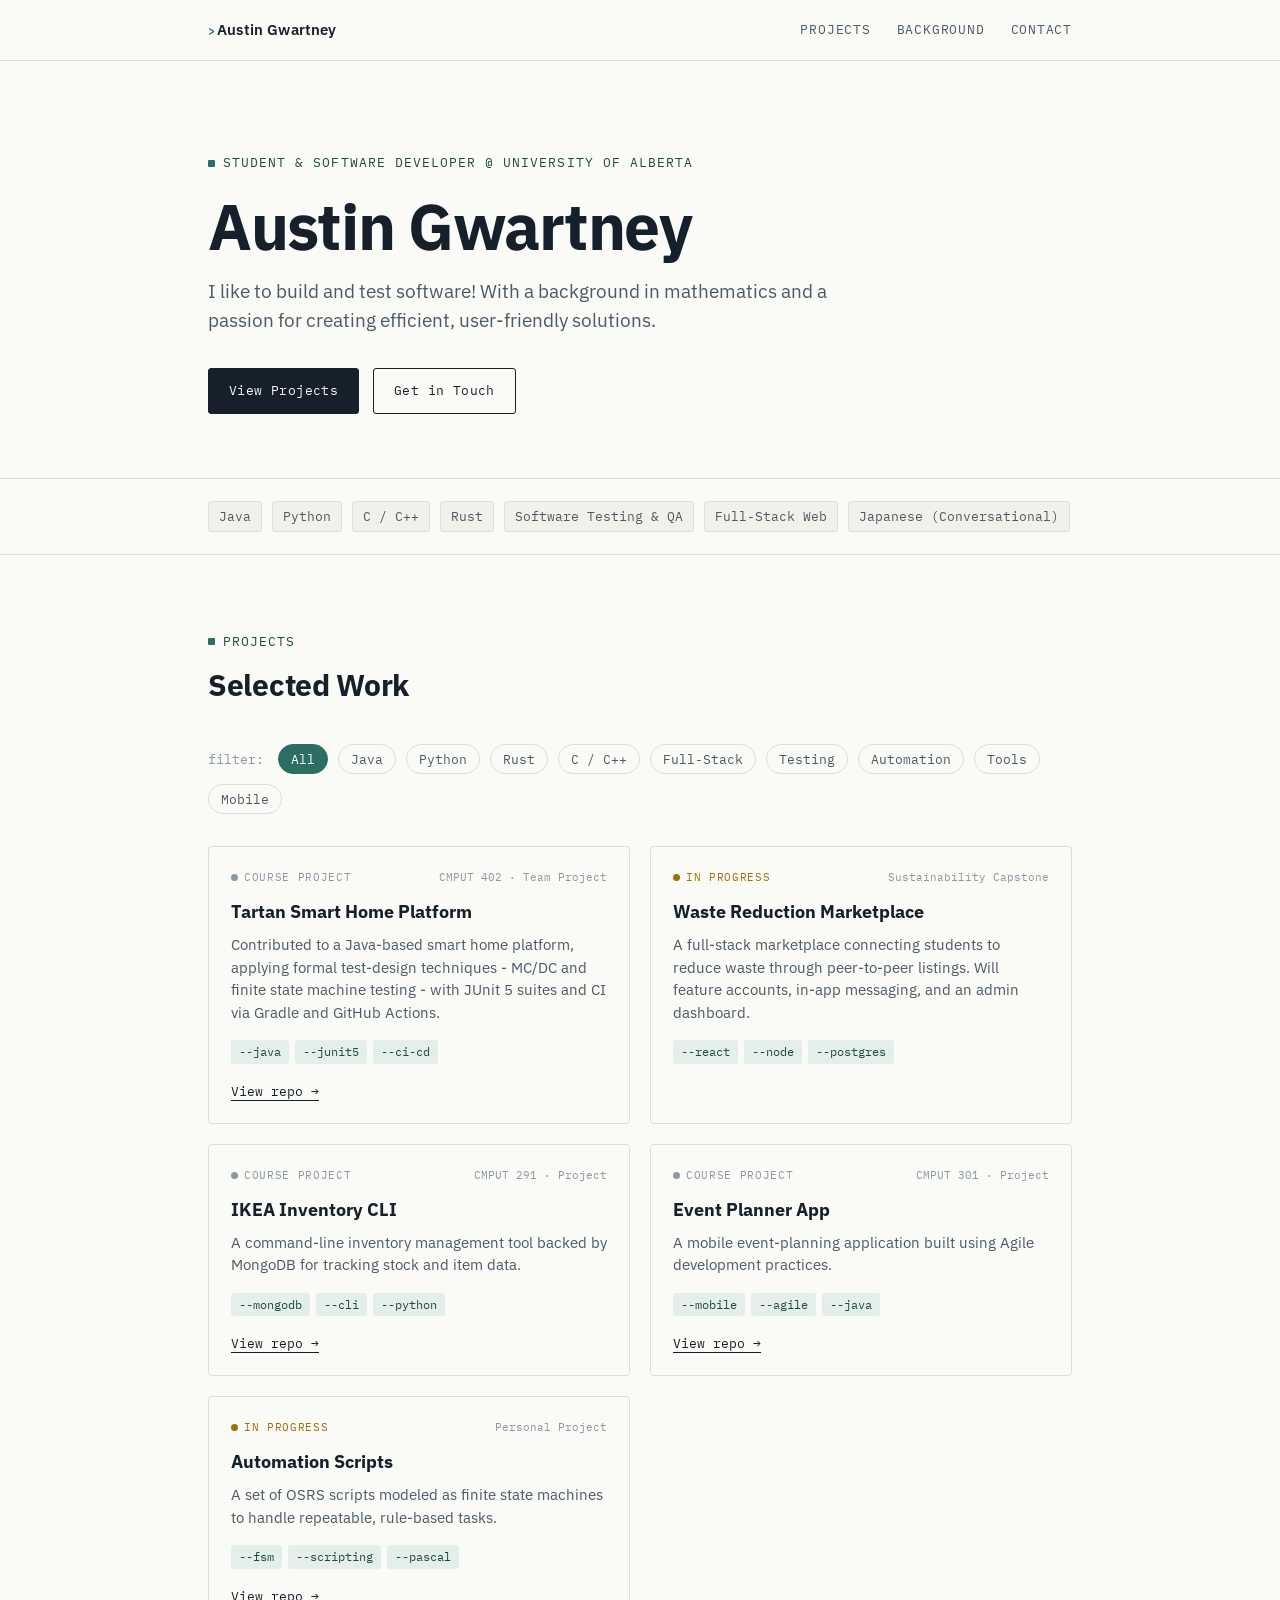
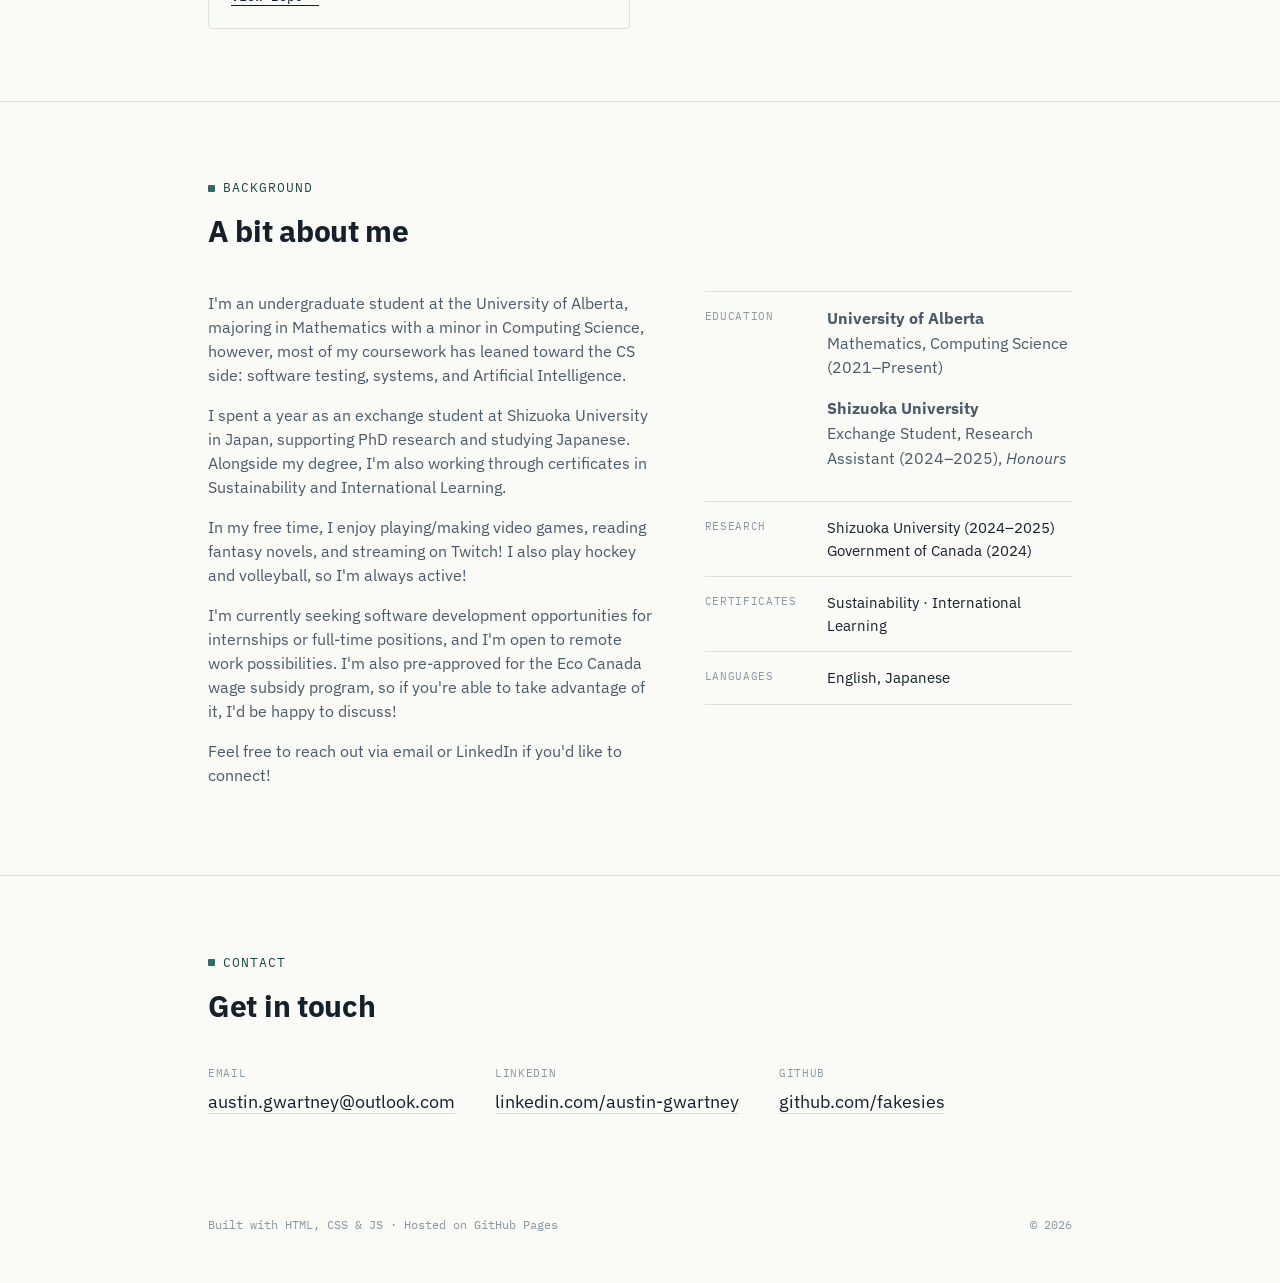
<file: index.html>
<!DOCTYPE html>
<html lang="en">
<head>
<meta charset="UTF-8">
<meta name="viewport" content="width=device-width, initial-scale=1.0">
<title>Austin Gwartney - Software Developer</title>
<meta name="description" content="Portfolio of Austin Gwartney; Student & Software Developer at the University of Alberta.">
<link rel="preconnect" href="https://fonts.googleapis.com">
<link rel="preconnect" href="https://fonts.gstatic.com" crossorigin>
<link href="https://fonts.googleapis.com/css2?family=IBM+Plex+Mono:wght@400;500;600&family=IBM+Plex+Sans:wght@400;500;600;700&display=swap" rel="stylesheet">
<style>
  :root {
    --paper: #FAFAF7;
    --paper-alt: #F1F0EA;
    --ink: #16202A;
    --ink-soft: #4B5A66;
    --ink-faint: #8B98A1;
    --rule: #DBDFDD;
    --accent: #2C6E63;
    --accent-ink: #1D4A42;
    --accent-soft: #E4EFEC;
    --amber: #9C7209;
    --amber-soft: #F3EAD3;
    --max: 920px;
  }

  * { box-sizing: border-box; }
  html { scroll-behavior: smooth; }
  @media (prefers-reduced-motion: reduce) {
    html { scroll-behavior: auto; }
    * { animation-duration: 0.001ms !important; animation-iteration-count: 1 !important; transition-duration: 0.001ms !important; }
  }

  body {
    margin: 0;
    background: var(--paper);
    color: var(--ink);
    font-family: 'IBM Plex Sans', -apple-system, sans-serif;
    line-height: 1.55;
    -webkit-font-smoothing: antialiased;
  }

  .mono { font-family: 'IBM Plex Mono', ui-monospace, monospace; }

  a { color: inherit; }

  .wrap {
    max-width: var(--max);
    margin: 0 auto;
    padding: 0 28px;
  }

  /* ---------- Nav ---------- */
  header.site-nav {
    position: sticky;
    top: 0;
    z-index: 20;
    background: rgba(250, 250, 247, 0.88);
    backdrop-filter: blur(6px);
    border-bottom: 1px solid var(--rule);
  }
  .site-nav .wrap {
    display: flex;
    align-items: center;
    justify-content: space-between;
    height: 60px;
  }
  .site-nav .logo {
    font-weight: 600;
    letter-spacing: 0.01em;
    text-decoration: none;
    font-size: 15px;
  }
  .site-nav .logo .mono {
    color: var(--accent);
    font-size: 12px;
    margin-right: 2px;
  }
  .site-nav nav {
    display: flex;
    gap: 26px;
  }
  .site-nav nav a {
    text-decoration: none;
    font-size: 13px;
    letter-spacing: 0.06em;
    text-transform: uppercase;
    color: var(--ink-soft);
    font-family: 'IBM Plex Mono', monospace;
    transition: color 0.15s ease;
  }
  .site-nav nav a:hover, .site-nav nav a:focus-visible { color: var(--accent-ink); }

  /* ---------- Hero ---------- */
  .hero {
    padding: 88px 0 64px;
    border-bottom: 1px solid var(--rule);
  }
  .eyebrow {
    font-family: 'IBM Plex Mono', monospace;
    font-size: 13px;
    letter-spacing: 0.08em;
    text-transform: uppercase;
    color: var(--accent-ink);
    display: inline-flex;
    align-items: center;
    gap: 8px;
    margin: 0 0 20px;
  }
  .eyebrow::before {
    content: "";
    width: 7px;
    height: 7px;
    background: var(--accent);
    display: inline-block;
    border-radius: 1px;
  }
  h1.name {
    font-size: clamp(40px, 6vw, 64px);
    line-height: 1.02;
    letter-spacing: -0.02em;
    font-weight: 700;
    margin: 0 0 18px;
  }
  .hero .lede {
    max-width: 620px;
    font-size: 19px;
    color: var(--ink-soft);
    margin: 0 0 32px;
  }
  .hero .lede strong { color: var(--ink); font-weight: 600; }
  .cta-row {
    display: flex;
    gap: 14px;
    flex-wrap: wrap;
  }
  .btn {
    font-family: 'IBM Plex Mono', monospace;
    font-size: 13px;
    letter-spacing: 0.03em;
    text-decoration: none;
    padding: 12px 20px;
    border-radius: 3px;
    border: 1px solid var(--ink);
    transition: transform 0.15s ease, background 0.15s ease, color 0.15s ease;
    display: inline-block;
  }
  .btn-solid {
    background: var(--ink);
    color: var(--paper);
  }
  .btn-solid:hover { background: var(--accent-ink); border-color: var(--accent-ink); transform: translateY(-1px); }
  .btn-line { background: transparent; color: var(--ink); }
  .btn-line:hover { background: var(--paper-alt); transform: translateY(-1px); }
  .btn:focus-visible { outline: 2px solid var(--accent); outline-offset: 2px; }

  /* ---------- Capability strip ---------- */
  .caps {
    padding: 22px 0;
    border-bottom: 1px solid var(--rule);
    overflow-x: auto;
  }
  .caps .wrap {
    display: flex;
    gap: 10px;
    flex-wrap: wrap;
  }
  .cap-tag {
    font-family: 'IBM Plex Mono', monospace;
    font-size: 12.5px;
    color: var(--ink-soft);
    background: var(--paper-alt);
    border: 1px solid var(--rule);
    padding: 5px 10px;
    border-radius: 3px;
    white-space: nowrap;
  }

  /* ---------- Section shell ---------- */
  section { padding: 72px 0; border-bottom: 1px solid var(--rule); }
  section:last-of-type { border-bottom: none; }
  .section-head { margin-bottom: 36px; }
  .section-head .eyebrow { margin-bottom: 10px; }
  .section-head h2 {
    font-size: 30px;
    letter-spacing: -0.01em;
    margin: 0;
    font-weight: 700;
  }

  /* ---------- Filter bar ---------- */
  .filter-bar {
    display: flex;
    align-items: center;
    gap: 10px;
    flex-wrap: wrap;
    margin-bottom: 32px;
  }
  .filter-bar .fb-label {
    font-family: 'IBM Plex Mono', monospace;
    font-size: 12.5px;
    color: var(--ink-faint);
    margin-right: 4px;
  }
  .filter-btn {
    font-family: 'IBM Plex Mono', monospace;
    font-size: 12.5px;
    background: transparent;
    border: 1px solid var(--rule);
    color: var(--ink-soft);
    padding: 6px 12px;
    border-radius: 20px;
    cursor: pointer;
    transition: all 0.15s ease;
  }
  .filter-btn:hover { border-color: var(--ink-faint); }
  .filter-btn.active {
    background: var(--accent);
    border-color: var(--accent);
    color: #fff;
  }
  .filter-btn:focus-visible { outline: 2px solid var(--accent); outline-offset: 2px; }

  /* ---------- Project grid ---------- */
  .project-grid {
    display: grid;
    grid-template-columns: repeat(2, 1fr);
    gap: 20px;
  }
  @media (max-width: 680px) {
    .project-grid { grid-template-columns: 1fr; }
  }
  .card {
    border: 1px solid var(--rule);
    border-radius: 4px;
    background: var(--paper);
    padding: 22px 22px 20px;
    transition: border-color 0.15s ease, transform 0.15s ease, box-shadow 0.2s ease;
  }
  .card:hover {
    border-color: var(--ink-faint);
    transform: translateY(-2px);
    box-shadow: 0 8px 20px -14px rgba(22,32,42,0.35);
  }
  .card.hidden { display: none; }
  .card-meta {
    display: flex;
    align-items: center;
    justify-content: space-between;
    margin-bottom: 12px;
  }
  .status {
    font-family: 'IBM Plex Mono', monospace;
    font-size: 11px;
    letter-spacing: 0.06em;
    text-transform: uppercase;
    display: inline-flex;
    align-items: center;
    gap: 6px;
  }
  .status::before {
    content: "";
    width: 7px;
    height: 7px;
    border-radius: 50%;
  }
  .status.shipped { color: var(--accent-ink); }
  .status.shipped::before { background: var(--accent); }
  .status.progress { color: var(--amber); }
  .status.progress::before { background: var(--amber); border: none; }
  .status.course { color: var(--ink-faint); }
  .status.course::before { background: var(--ink-faint); }

  .card-kind {
    font-family: 'IBM Plex Mono', monospace;
    font-size: 11px;
    color: var(--ink-faint);
  }
  .card h3 {
    font-size: 18px;
    margin: 0 0 8px;
    font-weight: 700;
  }
  .card p {
    font-size: 14.5px;
    color: var(--ink-soft);
    margin: 0 0 16px;
  }
  .card-tags {
    display: flex;
    flex-wrap: wrap;
    gap: 6px;
    margin-bottom: 14px;
  }
  .flag {
    font-family: 'IBM Plex Mono', monospace;
    font-size: 11.5px;
    color: var(--accent-ink);
    background: var(--accent-soft);
    padding: 3px 8px;
    border-radius: 3px;
  }
  .card-link {
    font-family: 'IBM Plex Mono', monospace;
    font-size: 12.5px;
    text-decoration: none;
    color: var(--ink);
    border-bottom: 1px solid var(--ink);
    padding-bottom: 1px;
  }
  .card-link:hover { color: var(--accent-ink); border-color: var(--accent-ink); }

  /* ---------- Background section ---------- */
  .bg-layout {
    display: grid;
    grid-template-columns: 1.1fr 0.9fr;
    gap: 48px;
  }
  @media (max-width: 680px) {
    .bg-layout { grid-template-columns: 1fr; gap: 32px; }
  }
  .bg-layout p {
    font-size: 15.5px;
    color: var(--ink-soft);
    margin: 0 0 16px;
  }
  .fact {
    display: grid;
    grid-template-columns: 108px 1fr;
    gap: 14px;
    padding: 14px 0;
    border-top: 1px solid var(--rule);
  }
  .fact:last-child { border-bottom: 1px solid var(--rule); }
  .fact dt {
    font-family: 'IBM Plex Mono', monospace;
    font-size: 11px;
    letter-spacing: 0.06em;
    text-transform: uppercase;
    color: var(--ink-faint);
    margin: 0;
    padding-top: 2px;
  }
  .fact dd {
    margin: 0;
    font-size: 14.5px;
    color: var(--ink);
    line-height: 1.6;
  }
  dl.facts { margin: 0; }

  /* ---------- Contact ---------- */
  .contact-row {
    display: flex;
    gap: 40px;
    flex-wrap: wrap;
    align-items: baseline;
  }
  .contact-item .label {
    display: block;
    font-family: 'IBM Plex Mono', monospace;
    font-size: 11px;
    letter-spacing: 0.06em;
    text-transform: uppercase;
    color: var(--ink-faint);
    margin-bottom: 6px;
  }
  .contact-item a {
    font-size: 18px;
    text-decoration: none;
    border-bottom: 1px solid var(--rule);
    transition: border-color 0.15s ease, color 0.15s ease;
  }
  .contact-item a:hover { border-color: var(--ink); color: var(--accent-ink); }

  footer {
    padding: 28px 0 48px;
  }
  footer .wrap {
    display: flex;
    justify-content: space-between;
    flex-wrap: wrap;
    gap: 10px;
  }
  footer .mono {
    font-size: 12px;
    color: var(--ink-faint);
  }

  /* scroll reveal */
  .reveal {
    opacity: 0;
    transform: translateY(14px);
    transition: opacity 0.5s ease, transform 0.5s ease;
  }
  .reveal.in { opacity: 1; transform: translateY(0); }
</style>
</head>
<body>

<header class="site-nav">
  <div class="wrap">
    <a href="#top" class="logo"><span class="mono">&gt;</span>Austin Gwartney</a>
    <nav>
      <a href="#projects">Projects</a>
      <a href="#background">Background</a>
      <a href="#contact">Contact</a>
    </nav>
  </div>
</header>

<main id="top">

  <section class="hero" style="border-bottom:1px solid var(--rule); padding-top:88px;">
    <div class="wrap">
      <p class="eyebrow">Student & Software Developer @ University of Alberta</p>
      <h1 class="name">Austin&nbsp;Gwartney</h1>
      <p class="lede">I like to build and test software! With a background in mathematics and a passion for creating efficient, user-friendly solutions.</p>
      <div class="cta-row">
        <a class="btn btn-solid" href="#projects">View Projects</a>
        <a class="btn btn-line" href="#contact">Get in Touch</a>
      </div>
    </div>
  </section>

  <div class="caps">
    <div class="wrap">
      <span class="cap-tag">Java</span>
      <span class="cap-tag">Python</span>
      <span class="cap-tag">C / C++</span>
      <span class="cap-tag">Rust</span>
      <span class="cap-tag">Software Testing &amp; QA</span>
      <span class="cap-tag">Full-Stack Web</span>
      <span class="cap-tag">Japanese (Conversational)</span>
    </div>
  </div>

  <section id="projects">
    <div class="wrap">
      <div class="section-head reveal">
        <p class="eyebrow">Projects</p>
        <h2>Selected Work</h2>
      </div>

      <div class="filter-bar reveal">
        <span class="fb-label mono">filter:</span>
        <button class="filter-btn active" data-filter="all">All</button>
        <button class="filter-btn" data-filter="java">Java</button>
        <button class="filter-btn" data-filter="python">Python</button>
        <button class="filter-btn" data-filter="rust">Rust</button>
        <button class="filter-btn" data-filter="c">C / C++</button>
        <button class="filter-btn" data-filter="fullstack">Full-Stack</button>
        <button class="filter-btn" data-filter="testing">Testing</button>
        <button class="filter-btn" data-filter="automation">Automation</button>
        <button class="filter-btn" data-filter="tools">Tools</button>
        <button class="filter-btn" data-filter="mobile">Mobile</button>
      </div>

      <div class="project-grid" id="projectGrid"></div>
    </div>
  </section>

  <section id="background">
    <div class="wrap">
      <div class="section-head reveal">
        <p class="eyebrow">Background</p>
        <h2>A bit about me</h2>
      </div>
      <div class="bg-layout reveal">
        <div>
          <p>I'm an undergraduate student at the University of Alberta, majoring in Mathematics with a minor in Computing Science, however, most of my coursework has leaned toward the CS side: software testing, systems, and Artificial Intelligence.</p>
          <p>I spent a year as an exchange student at Shizuoka University in Japan, supporting PhD research and studying Japanese. Alongside my degree, I'm also working through certificates in Sustainability and International Learning.</p>
          <p>In my free time, I enjoy playing/making video games, reading fantasy novels, and streaming on Twitch! I also play hockey and volleyball, so I'm always active!</p>
          <p>I'm currently seeking software development opportunities for internships or full-time positions, and I'm open to remote work possibilities. I'm also pre-approved for the Eco Canada wage subsidy program, so if you're able to take advantage of it, I'd be happy to discuss!</p>
          <p>Feel free to reach out via email or LinkedIn if you'd like to connect!</p>
        </div>
        <dl class="facts">
          <div class="fact">
            <dt>Education</dt>
            <dd>
              <p><strong>University of Alberta</strong><br>Mathematics, Computing Science (2021–Present)</p>
              <p><strong>Shizuoka University</strong><br>Exchange Student, Research Assistant (2024–2025), <i>Honours</i></p>
            </dd>
          </div>
          <div class="fact">
            <dt>Research</dt>
            <dd>
              Shizuoka University (2024–2025)<br>
              Government of Canada (2024)
            </dd>
          </div>
          <div class="fact">
            <dt>Certificates</dt>
            <dd>Sustainability · International Learning</dd>
          </div>
          <div class="fact">
            <dt>Languages</dt>
            <dd>English, Japanese</dd>
          </div>
        </dl>
      </div>
    </div>
  </section>

  <section id="contact">
    <div class="wrap">
      <div class="section-head reveal">
        <p class="eyebrow">Contact</p>
        <h2>Get in touch</h2>
      </div>
      <div class="contact-row reveal">
        <div class="contact-item">
          <span class="label">Email</span>
          <a href="mailto:austin.gwartney@outlook.com">austin.gwartney@outlook.com</a>
        </div>
        <div class="contact-item">
          <span class="label">LinkedIn</span>
          <a href="https://linkedin.com/in/austin-gwartney" target="_blank" rel="noopener">linkedin.com/austin-gwartney</a>
        </div>
        <div class="contact-item">
          <span class="label">Github</span>
          <a href="https://github.com/fakesies" target="_blank" rel="noopener">github.com/fakesies</a>
        </div>
      </div>
    </div>
  </section>

</main>

<footer>
  <div class="wrap">
    <span class="mono">Built with HTML, CSS &amp; JS · Hosted on GitHub Pages</span>
    <span class="mono" id="year"></span>
  </div>
</footer>

<script>
  // ---- Project data ----
  const projects = [
    {
      title: "Tartan Smart Home Platform",
      kind: "CMPUT 402 · Team Project",
      status: "course",
      statusLabel: "Course Project",
      desc: "Contributed to a Java-based smart home platform, applying formal test-design techniques - MC/DC and finite state machine testing - with JUnit 5 suites and CI via Gradle and GitHub Actions.",
      tags: ["java", "testing"],
      tagLabels: ["java", "junit5", "ci-cd"],
      link: "https://github.com/s26-tartan-spin/smart-home"
    },
    {
      title: "Waste Reduction Marketplace",
      kind: "Sustainability Capstone",
      status: "progress",
      statusLabel: "In Progress",
      desc: "A full-stack marketplace connecting students to reduce waste through peer-to-peer listings. Will feature accounts, in-app messaging, and an admin dashboard.",
      tags: ["fullstack"],
      tagLabels: ["react", "node", "postgres"],
      link: null
    },
    {
      title: "IKEA Inventory CLI",
      kind: "CMPUT 291 · Project",
      status: "course",
      statusLabel: "Course Project",
      desc: "A command-line inventory management tool backed by MongoDB for tracking stock and item data.",
      tags: ["tools", "python"],
      tagLabels: ["mongodb", "cli", "python"],
      link: "https://github.com/Fakesies/ikea-inventory-app"
    },
    {
      title: "Event Planner App",
      kind: "CMPUT 301 · Project",
      status: "course",
      statusLabel: "Course Project",
      desc: "A mobile event-planning application built using Agile development practices.",
      tags: ["mobile", "java"],
      tagLabels: ["mobile", "agile", "java"],
      link: "https://github.com/Fakesies/Android-Event-Planner"
    },
    {
      title: "Automation Scripts",
      kind: "Personal Project",
      status: "progress",
      statusLabel: "In Progress",
      desc: "A set of OSRS scripts modeled as finite state machines to handle repeatable, rule-based tasks.",
      tags: ["automation"],
      tagLabels: ["fsm", "scripting", "pascal"],
      link: "https://github.com/Fakesies/fakescripts"
    }
  ];

  const grid = document.getElementById('projectGrid');
  grid.innerHTML = projects.map(p => `
    <article class="card" data-tags="${p.tags.join(' ')}">
      <div class="card-meta">
        <span class="status ${p.status}">${p.statusLabel}</span>
        <span class="card-kind">${p.kind}</span>
      </div>
      <h3>${p.title}</h3>
      <p>${p.desc}</p>
      <div class="card-tags">
        ${p.tagLabels.map(t => `<span class="flag">--${t}</span>`).join('')}
      </div>
      ${p.link ? `<a class="card-link" href="${p.link}" target="_blank" rel="noopener">View repo →</a>` : ''}
    </article>
  `).join('');

  // ---- Filtering ----
  const filterBtns = document.querySelectorAll('.filter-btn');
  const cards = document.querySelectorAll('.card');
  filterBtns.forEach(btn => {
    btn.addEventListener('click', () => {
      filterBtns.forEach(b => b.classList.remove('active'));
      btn.classList.add('active');
      const filter = btn.dataset.filter;
      cards.forEach(card => {
        const tags = card.dataset.tags.split(' ');
        const show = filter === 'all' || tags.includes(filter);
        card.classList.toggle('hidden', !show);
      });
    });
  });

  // ---- Scroll reveal ----
  const revealEls = document.querySelectorAll('.reveal');
  if ('IntersectionObserver' in window) {
    const io = new IntersectionObserver((entries) => {
      entries.forEach(entry => {
        if (entry.isIntersecting) {
          entry.target.classList.add('in');
          io.unobserve(entry.target);
        }
      });
    }, { threshold: 0.15 });
    revealEls.forEach(el => io.observe(el));
  } else {
    revealEls.forEach(el => el.classList.add('in'));
  }

  // ---- Footer year ----
  document.getElementById('year').textContent = '© ' + new Date().getFullYear();
</script>

</body>
</html>
</file>
